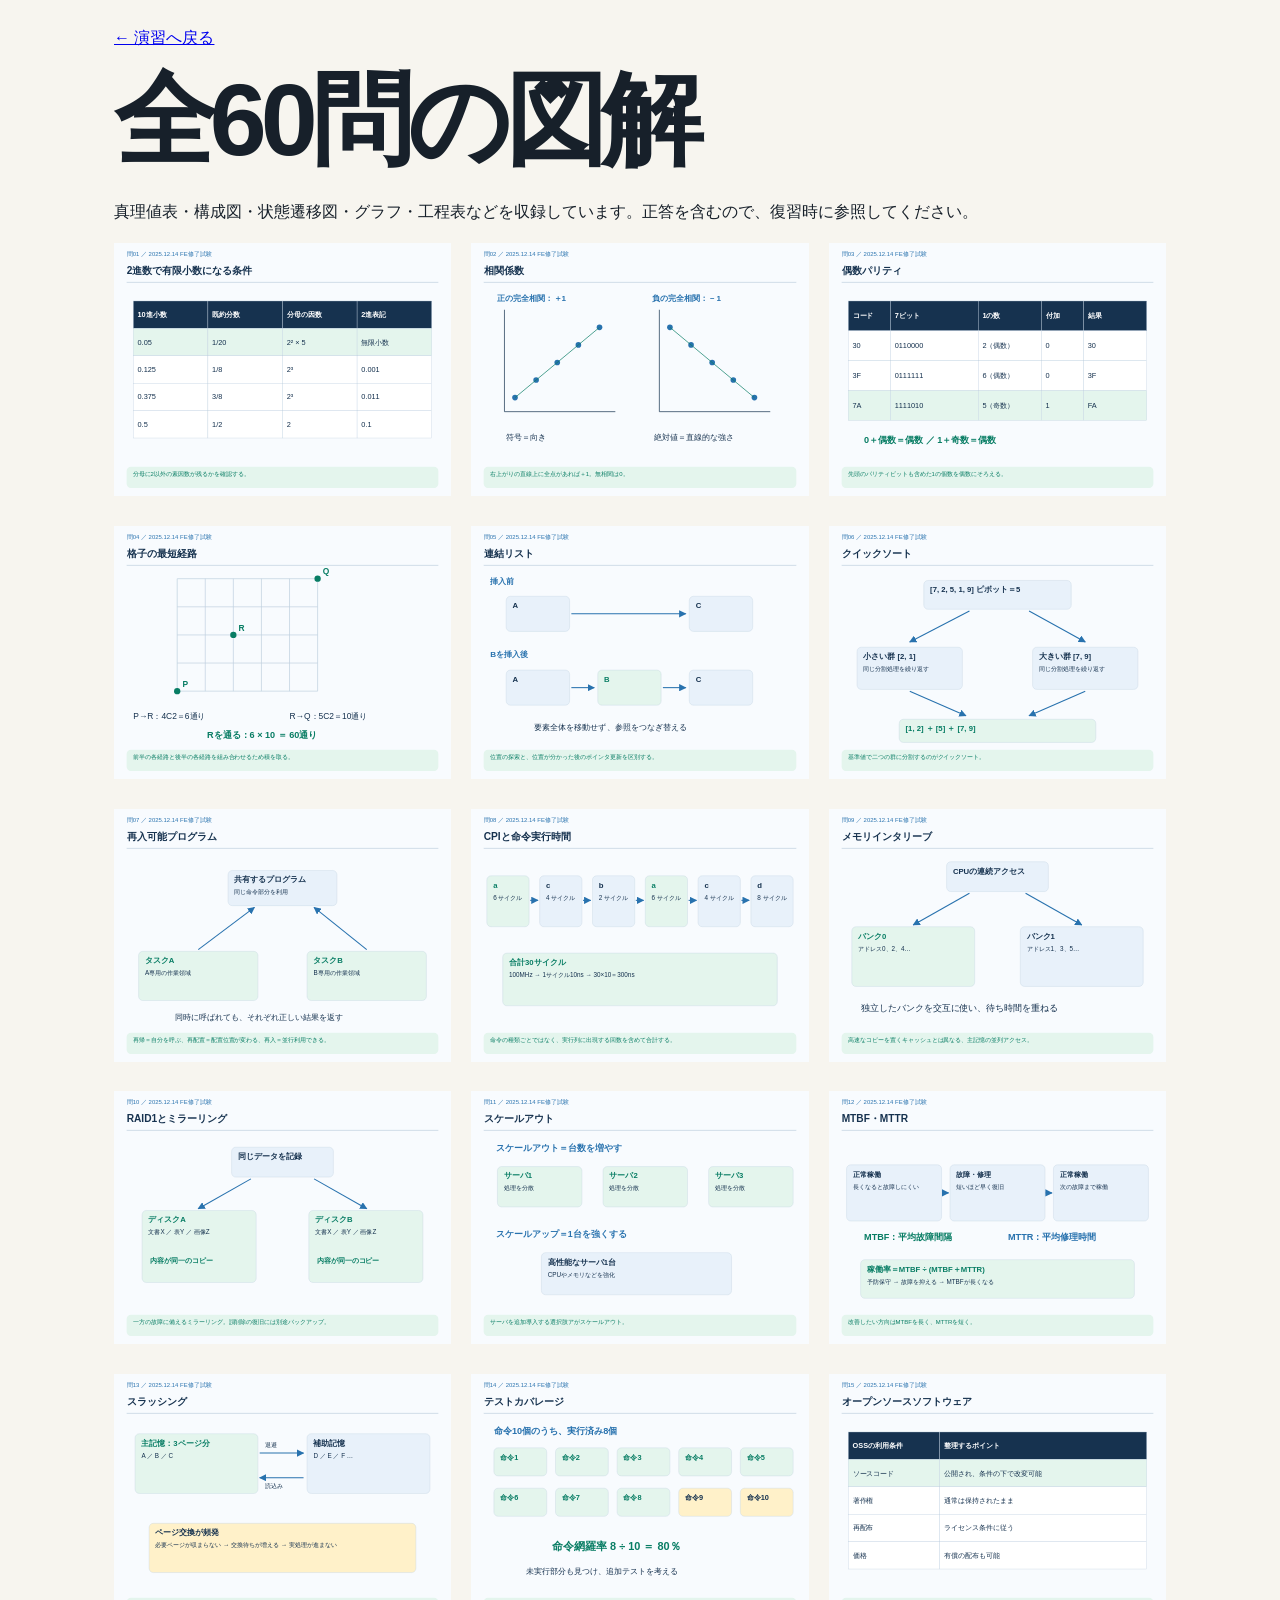
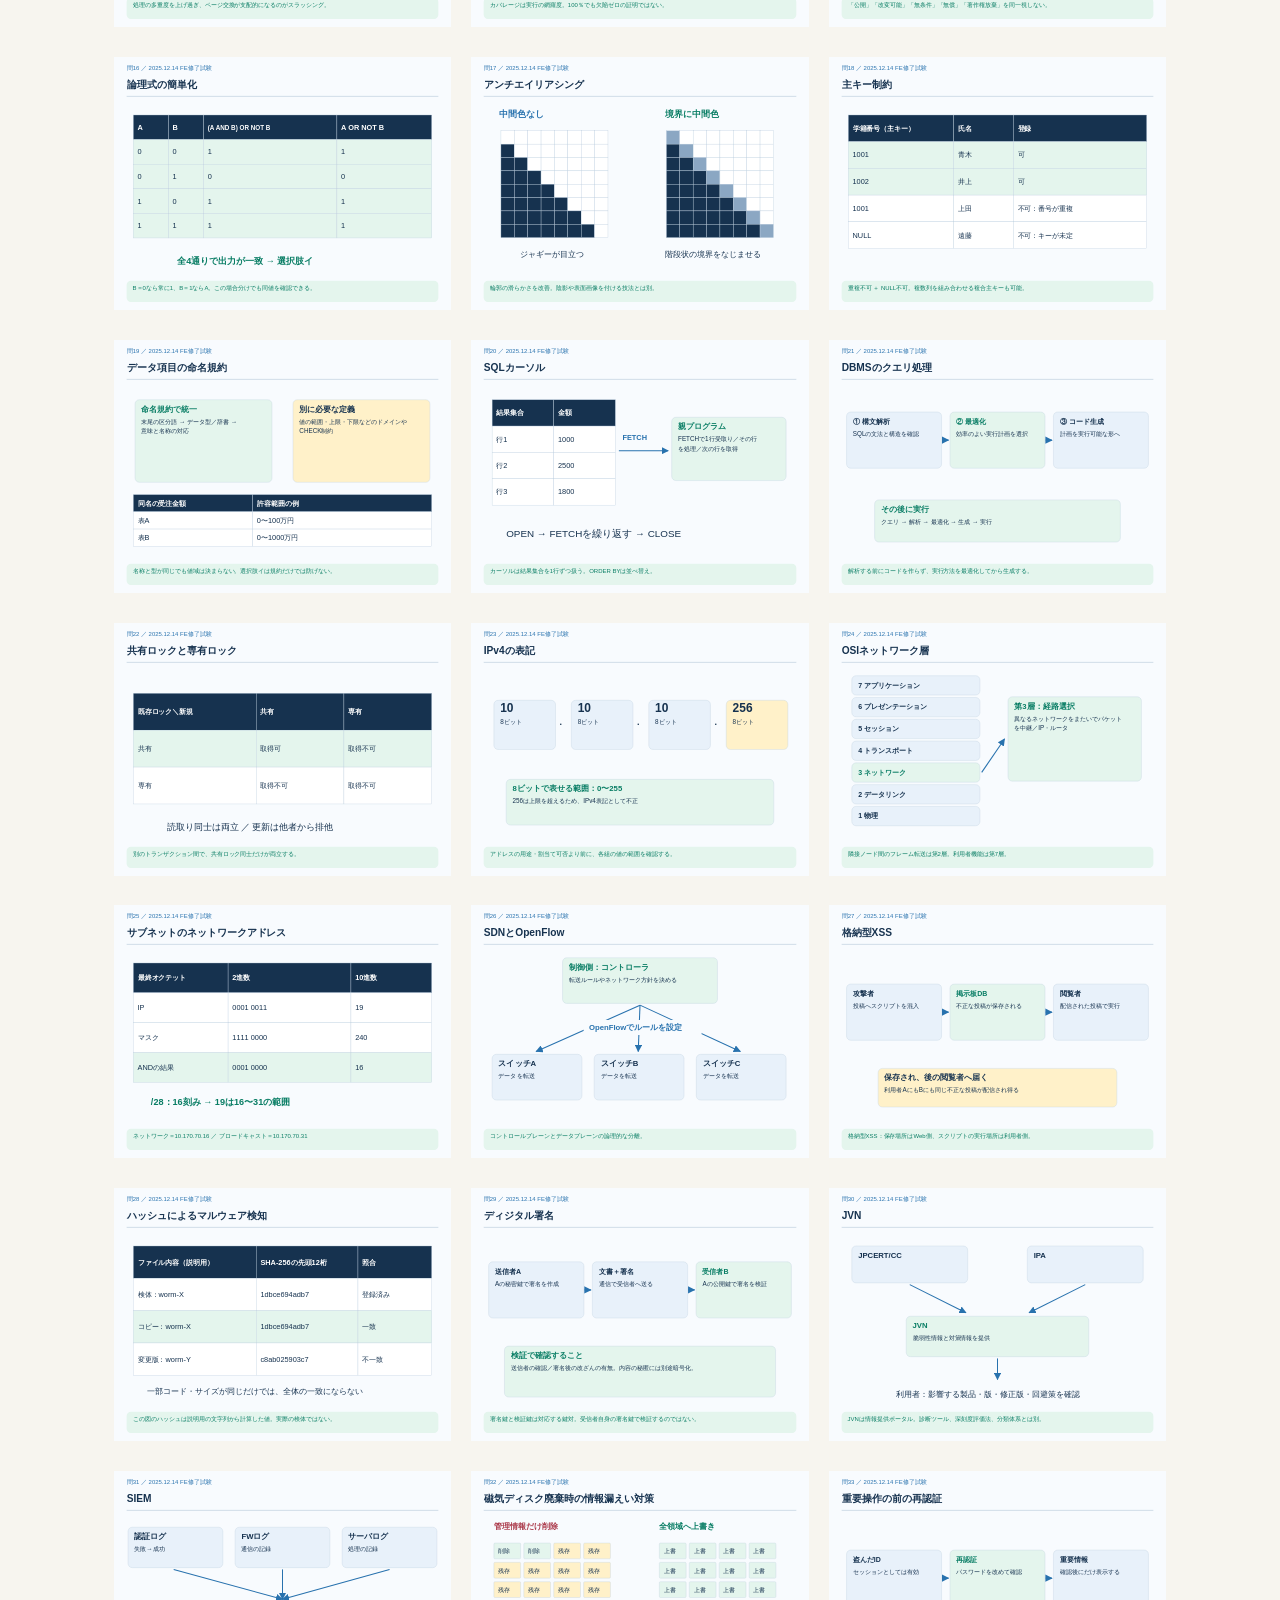
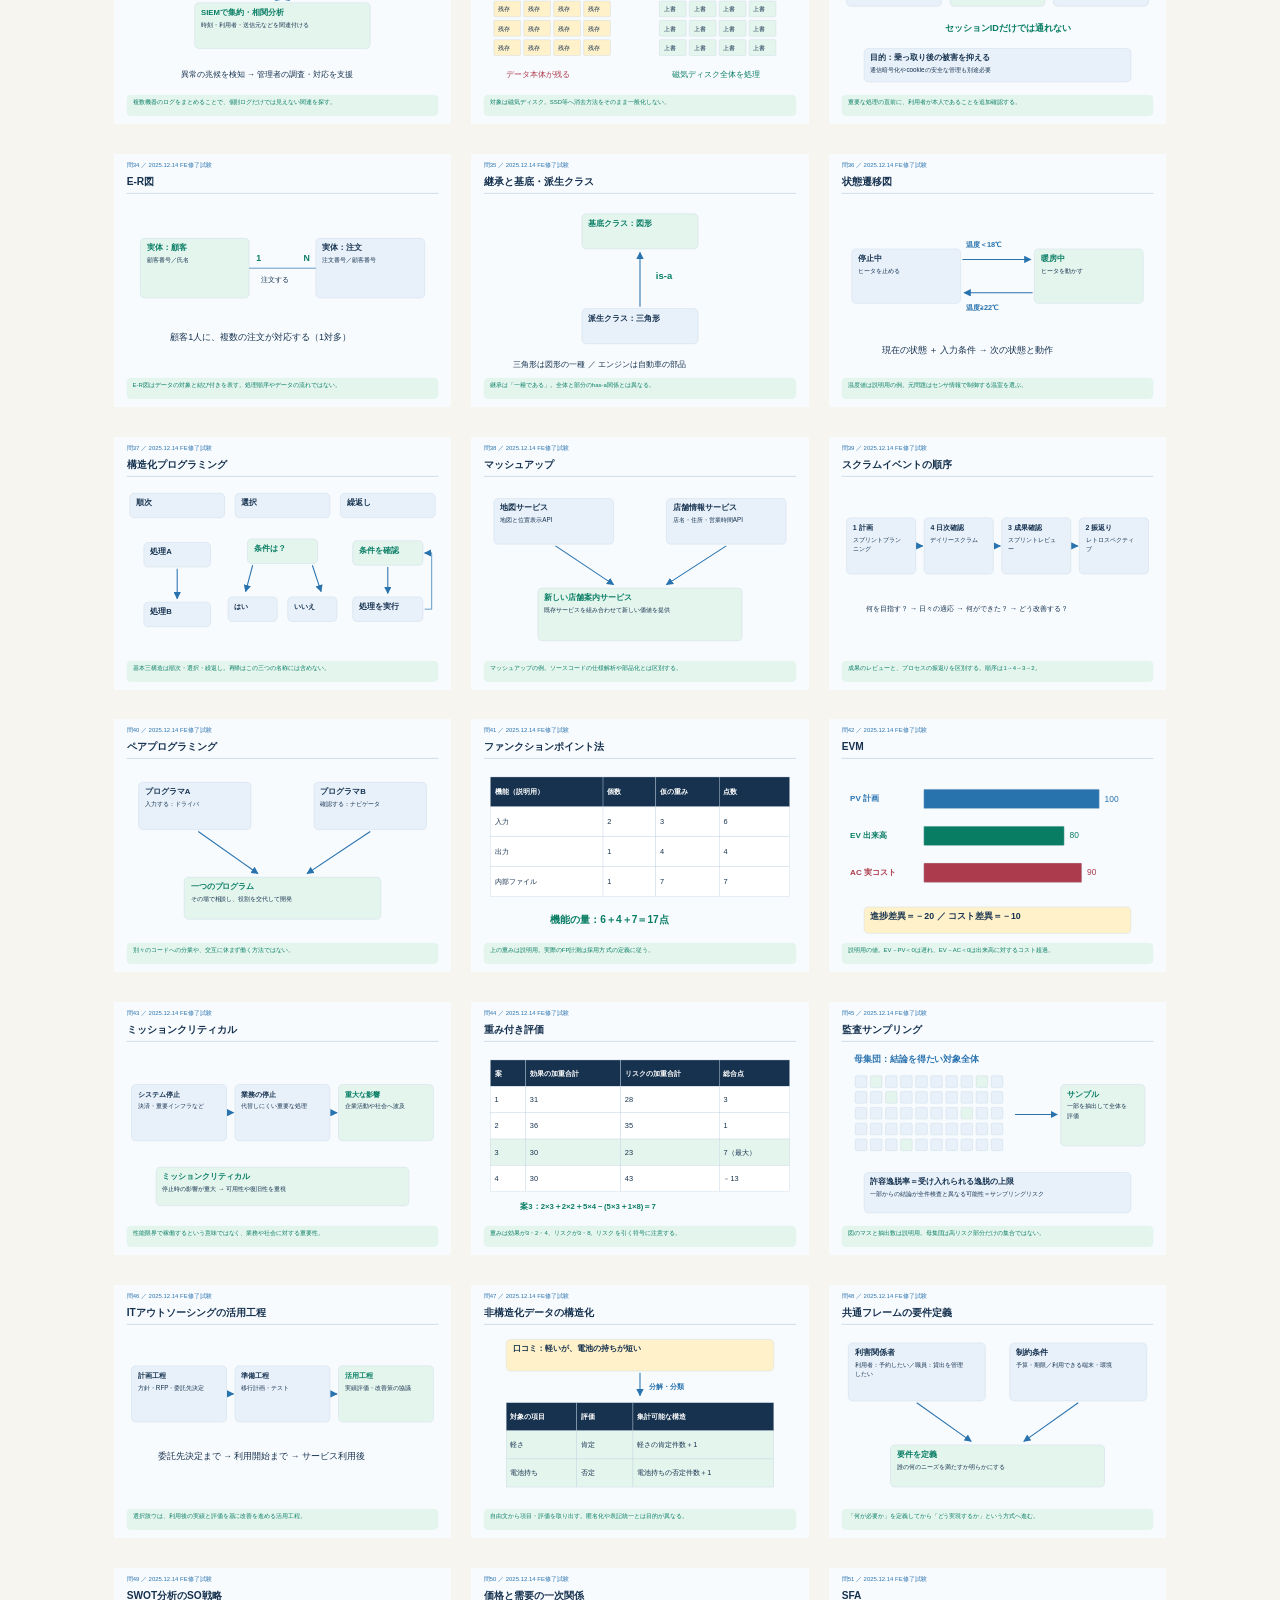
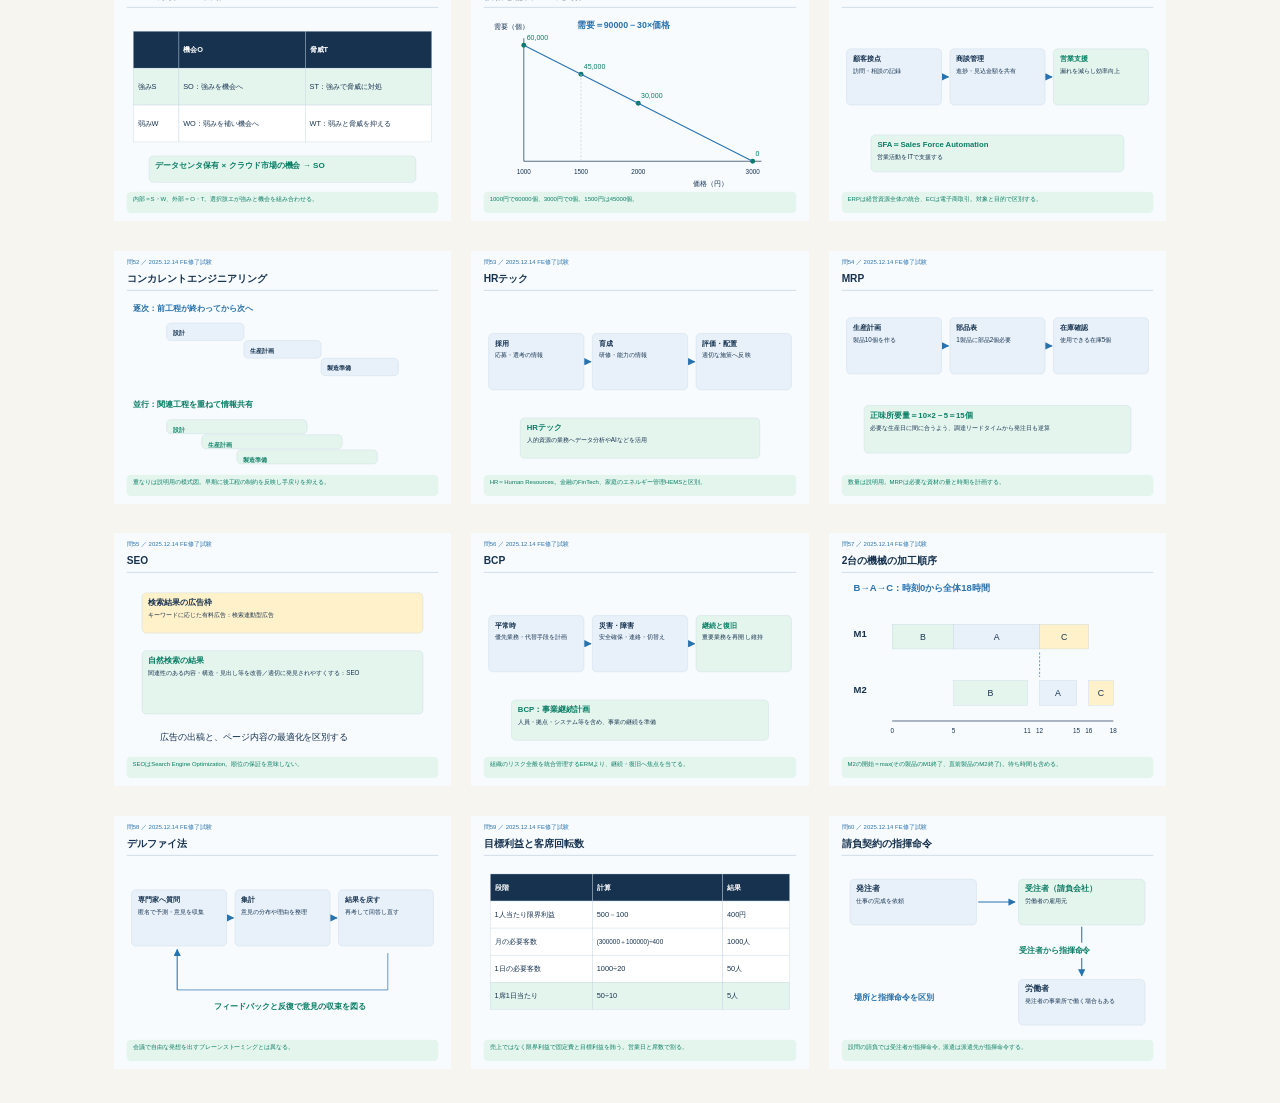
<file: diagram-gallery.html>
<!doctype html><html lang="ja"><meta charset="utf-8"><meta name="viewport" content="width=device-width,initial-scale=1"><link rel="stylesheet" href="styles.css"><style>body{padding:24px}main{max-width:1100px;margin:auto}td,th{padding:10px;border:1px solid #bfd0df}table{width:100%;border-collapse:collapse}.gallery{display:grid;grid-template-columns:repeat(auto-fit,minmax(300px,1fr));gap:20px}figure{margin:0}img{max-width:100%}</style><title>全60問の図解</title><main><a href="index.html">← 演習へ戻る</a><h1>全60問の図解</h1><p>真理値表・構成図・状態遷移図・グラフ・工程表などを収録しています。正答を含むので、復習時に参照してください。</p><div class="gallery"><figure><a href="index.html#q1"><img loading="lazy" src="assets/diagrams/q01.svg" alt="問1 2進数で有限小数になる条件"></a></figure><figure><a href="index.html#q2"><img loading="lazy" src="assets/diagrams/q02.svg" alt="問2 相関係数"></a></figure><figure><a href="index.html#q3"><img loading="lazy" src="assets/diagrams/q03.svg" alt="問3 偶数パリティ"></a></figure><figure><a href="index.html#q4"><img loading="lazy" src="assets/diagrams/q04.svg" alt="問4 格子の最短経路"></a></figure><figure><a href="index.html#q5"><img loading="lazy" src="assets/diagrams/q05.svg" alt="問5 連結リスト"></a></figure><figure><a href="index.html#q6"><img loading="lazy" src="assets/diagrams/q06.svg" alt="問6 クイックソート"></a></figure><figure><a href="index.html#q7"><img loading="lazy" src="assets/diagrams/q07.svg" alt="問7 再入可能プログラム"></a></figure><figure><a href="index.html#q8"><img loading="lazy" src="assets/diagrams/q08.svg" alt="問8 CPIと命令実行時間"></a></figure><figure><a href="index.html#q9"><img loading="lazy" src="assets/diagrams/q09.svg" alt="問9 メモリインタリーブ"></a></figure><figure><a href="index.html#q10"><img loading="lazy" src="assets/diagrams/q10.svg" alt="問10 RAID1とミラーリング"></a></figure><figure><a href="index.html#q11"><img loading="lazy" src="assets/diagrams/q11.svg" alt="問11 スケールアウト"></a></figure><figure><a href="index.html#q12"><img loading="lazy" src="assets/diagrams/q12.svg" alt="問12 MTBF・MTTR"></a></figure><figure><a href="index.html#q13"><img loading="lazy" src="assets/diagrams/q13.svg" alt="問13 スラッシング"></a></figure><figure><a href="index.html#q14"><img loading="lazy" src="assets/diagrams/q14.svg" alt="問14 テストカバレージ"></a></figure><figure><a href="index.html#q15"><img loading="lazy" src="assets/diagrams/q15.svg" alt="問15 オープンソースソフトウェア"></a></figure><figure><a href="index.html#q16"><img loading="lazy" src="assets/diagrams/q16.svg" alt="問16 論理式の簡単化"></a></figure><figure><a href="index.html#q17"><img loading="lazy" src="assets/diagrams/q17.svg" alt="問17 アンチエイリアシング"></a></figure><figure><a href="index.html#q18"><img loading="lazy" src="assets/diagrams/q18.svg" alt="問18 主キー制約"></a></figure><figure><a href="index.html#q19"><img loading="lazy" src="assets/diagrams/q19.svg" alt="問19 データ項目の命名規約"></a></figure><figure><a href="index.html#q20"><img loading="lazy" src="assets/diagrams/q20.svg" alt="問20 SQLカーソル"></a></figure><figure><a href="index.html#q21"><img loading="lazy" src="assets/diagrams/q21.svg" alt="問21 DBMSのクエリ処理"></a></figure><figure><a href="index.html#q22"><img loading="lazy" src="assets/diagrams/q22.svg" alt="問22 共有ロックと専有ロック"></a></figure><figure><a href="index.html#q23"><img loading="lazy" src="assets/diagrams/q23.svg" alt="問23 IPv4の表記"></a></figure><figure><a href="index.html#q24"><img loading="lazy" src="assets/diagrams/q24.svg" alt="問24 OSIネットワーク層"></a></figure><figure><a href="index.html#q25"><img loading="lazy" src="assets/diagrams/q25.svg" alt="問25 サブネットのネットワークアドレス"></a></figure><figure><a href="index.html#q26"><img loading="lazy" src="assets/diagrams/q26.svg" alt="問26 SDNとOpenFlow"></a></figure><figure><a href="index.html#q27"><img loading="lazy" src="assets/diagrams/q27.svg" alt="問27 格納型XSS"></a></figure><figure><a href="index.html#q28"><img loading="lazy" src="assets/diagrams/q28.svg" alt="問28 ハッシュによるマルウェア検知"></a></figure><figure><a href="index.html#q29"><img loading="lazy" src="assets/diagrams/q29.svg" alt="問29 ディジタル署名"></a></figure><figure><a href="index.html#q30"><img loading="lazy" src="assets/diagrams/q30.svg" alt="問30 JVN"></a></figure><figure><a href="index.html#q31"><img loading="lazy" src="assets/diagrams/q31.svg" alt="問31 SIEM"></a></figure><figure><a href="index.html#q32"><img loading="lazy" src="assets/diagrams/q32.svg" alt="問32 磁気ディスク廃棄時の情報漏えい対策"></a></figure><figure><a href="index.html#q33"><img loading="lazy" src="assets/diagrams/q33.svg" alt="問33 重要操作の前の再認証"></a></figure><figure><a href="index.html#q34"><img loading="lazy" src="assets/diagrams/q34.svg" alt="問34 E-R図"></a></figure><figure><a href="index.html#q35"><img loading="lazy" src="assets/diagrams/q35.svg" alt="問35 継承と基底・派生クラス"></a></figure><figure><a href="index.html#q36"><img loading="lazy" src="assets/diagrams/q36.svg" alt="問36 状態遷移図"></a></figure><figure><a href="index.html#q37"><img loading="lazy" src="assets/diagrams/q37.svg" alt="問37 構造化プログラミング"></a></figure><figure><a href="index.html#q38"><img loading="lazy" src="assets/diagrams/q38.svg" alt="問38 マッシュアップ"></a></figure><figure><a href="index.html#q39"><img loading="lazy" src="assets/diagrams/q39.svg" alt="問39 スクラムイベントの順序"></a></figure><figure><a href="index.html#q40"><img loading="lazy" src="assets/diagrams/q40.svg" alt="問40 ペアプログラミング"></a></figure><figure><a href="index.html#q41"><img loading="lazy" src="assets/diagrams/q41.svg" alt="問41 ファンクションポイント法"></a></figure><figure><a href="index.html#q42"><img loading="lazy" src="assets/diagrams/q42.svg" alt="問42 EVM"></a></figure><figure><a href="index.html#q43"><img loading="lazy" src="assets/diagrams/q43.svg" alt="問43 ミッションクリティカル"></a></figure><figure><a href="index.html#q44"><img loading="lazy" src="assets/diagrams/q44.svg" alt="問44 重み付き評価"></a></figure><figure><a href="index.html#q45"><img loading="lazy" src="assets/diagrams/q45.svg" alt="問45 監査サンプリング"></a></figure><figure><a href="index.html#q46"><img loading="lazy" src="assets/diagrams/q46.svg" alt="問46 ITアウトソーシングの活用工程"></a></figure><figure><a href="index.html#q47"><img loading="lazy" src="assets/diagrams/q47.svg" alt="問47 非構造化データの構造化"></a></figure><figure><a href="index.html#q48"><img loading="lazy" src="assets/diagrams/q48.svg" alt="問48 共通フレームの要件定義"></a></figure><figure><a href="index.html#q49"><img loading="lazy" src="assets/diagrams/q49.svg" alt="問49 SWOT分析のSO戦略"></a></figure><figure><a href="index.html#q50"><img loading="lazy" src="assets/diagrams/q50.svg" alt="問50 価格と需要の一次関係"></a></figure><figure><a href="index.html#q51"><img loading="lazy" src="assets/diagrams/q51.svg" alt="問51 SFA"></a></figure><figure><a href="index.html#q52"><img loading="lazy" src="assets/diagrams/q52.svg" alt="問52 コンカレントエンジニアリング"></a></figure><figure><a href="index.html#q53"><img loading="lazy" src="assets/diagrams/q53.svg" alt="問53 HRテック"></a></figure><figure><a href="index.html#q54"><img loading="lazy" src="assets/diagrams/q54.svg" alt="問54 MRP"></a></figure><figure><a href="index.html#q55"><img loading="lazy" src="assets/diagrams/q55.svg" alt="問55 SEO"></a></figure><figure><a href="index.html#q56"><img loading="lazy" src="assets/diagrams/q56.svg" alt="問56 BCP"></a></figure><figure><a href="index.html#q57"><img loading="lazy" src="assets/diagrams/q57.svg" alt="問57 2台の機械の加工順序"></a></figure><figure><a href="index.html#q58"><img loading="lazy" src="assets/diagrams/q58.svg" alt="問58 デルファイ法"></a></figure><figure><a href="index.html#q59"><img loading="lazy" src="assets/diagrams/q59.svg" alt="問59 目標利益と客席回転数"></a></figure><figure><a href="index.html#q60"><img loading="lazy" src="assets/diagrams/q60.svg" alt="問60 請負契約の指揮命令"></a></figure></div></main></html>
</file>
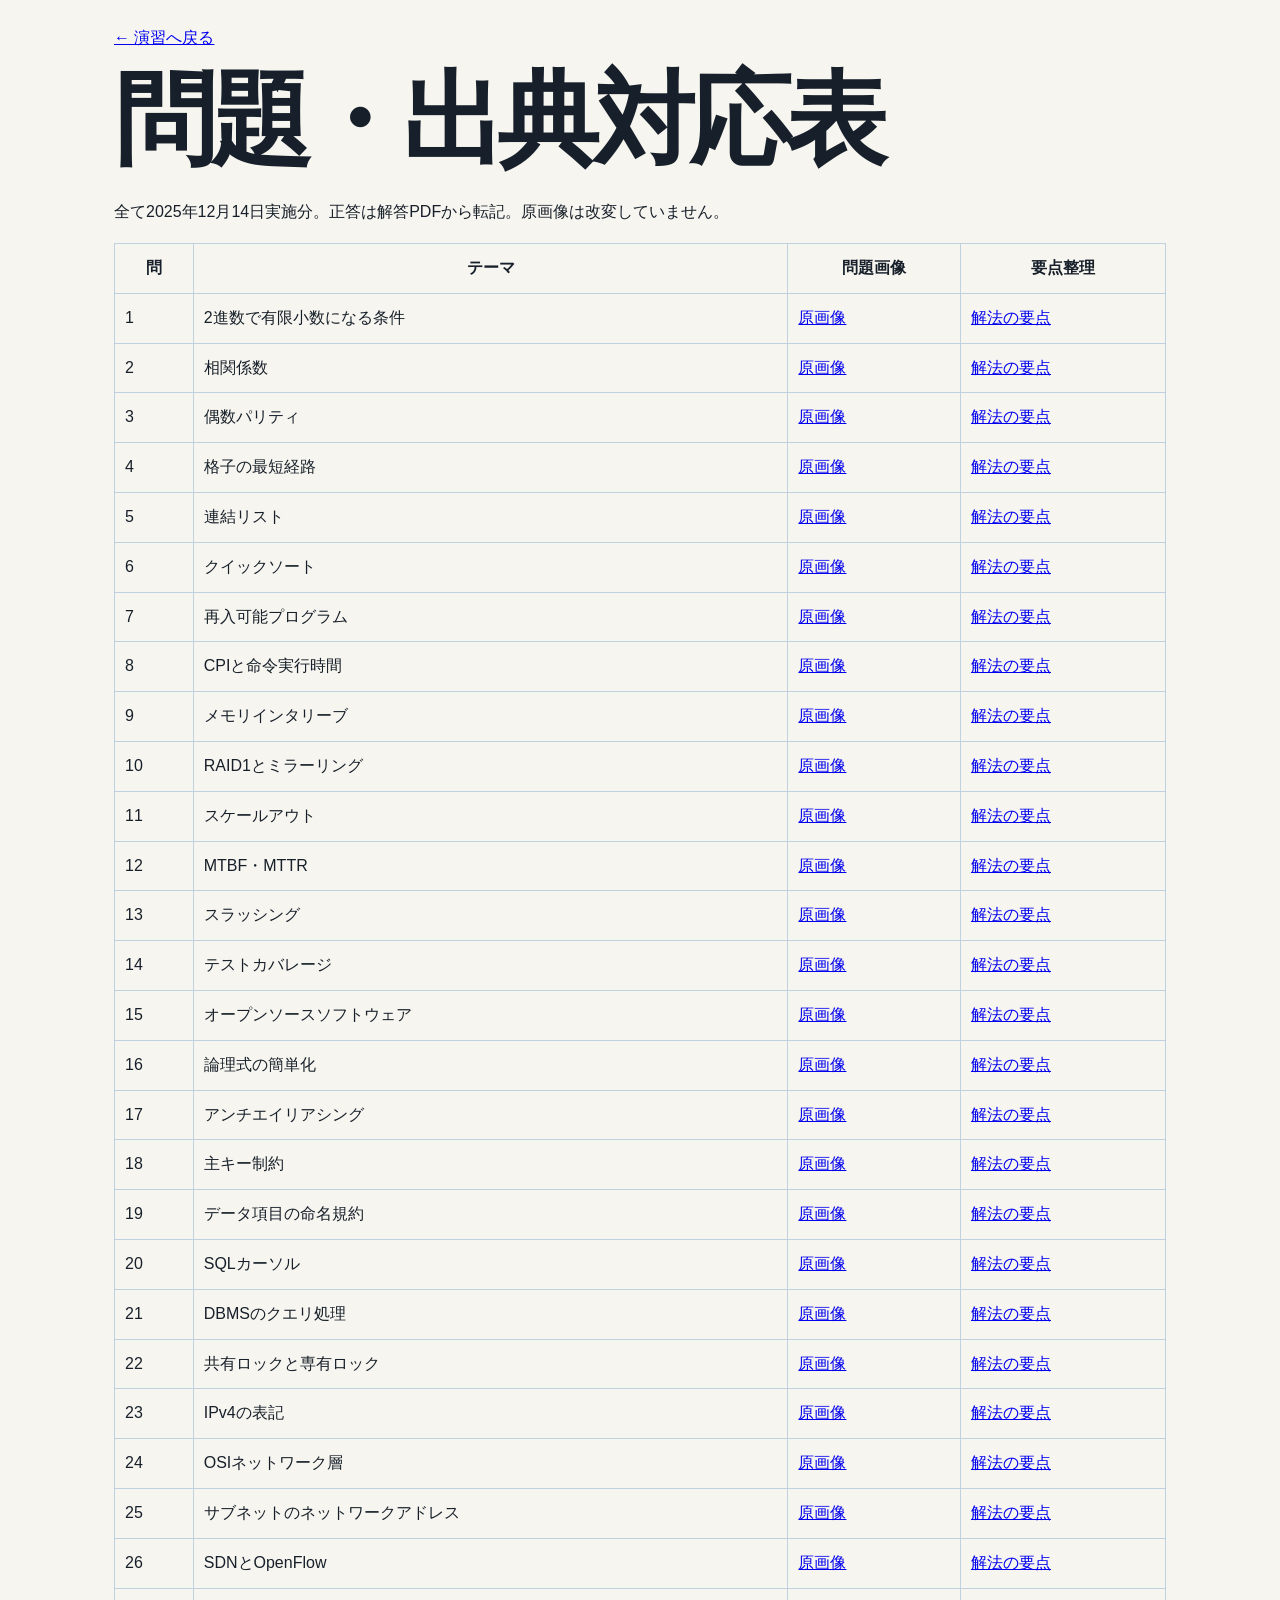
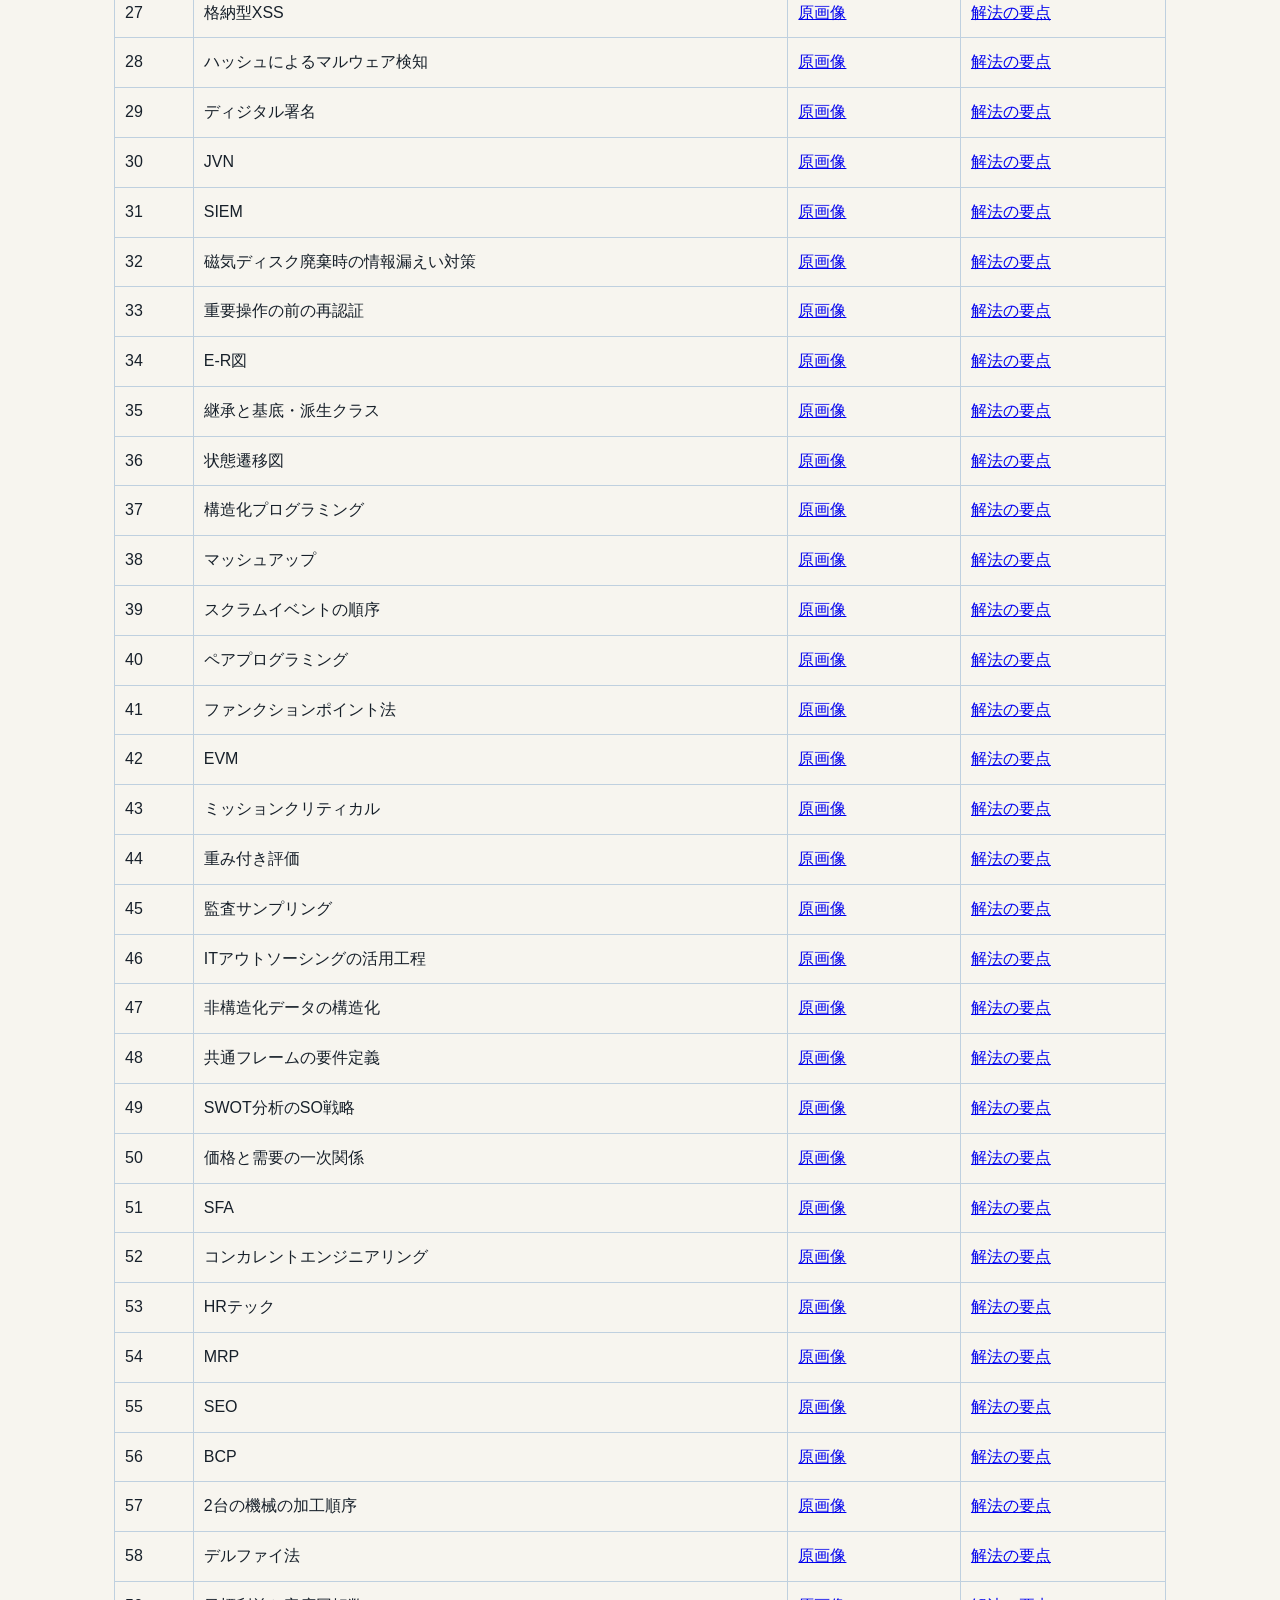
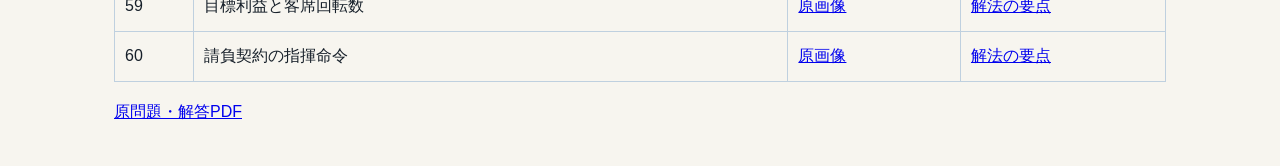
<file: reference-map.html>
<!doctype html><html lang="ja"><meta charset="utf-8"><meta name="viewport" content="width=device-width,initial-scale=1"><link rel="stylesheet" href="styles.css"><style>body{padding:24px}main{max-width:1100px;margin:auto}td,th{padding:10px;border:1px solid #bfd0df}table{width:100%;border-collapse:collapse}.gallery{display:grid;grid-template-columns:repeat(auto-fit,minmax(300px,1fr));gap:20px}figure{margin:0}img{max-width:100%}</style><title>問題・出典対応表</title><main><a href="index.html">← 演習へ戻る</a><h1>問題・出典対応表</h1><p>全て2025年12月14日実施分。正答は解答PDFから転記。原画像は改変していません。</p><table><tr><th>問</th><th>テーマ</th><th>問題画像</th><th>要点整理</th></tr><tr><td>1</td><td>2進数で有限小数になる条件</td><td><a href="assets/questions/q01.png">原画像</a></td><td><a href="assets/diagrams/q01.svg">解法の要点</a></td></tr><tr><td>2</td><td>相関係数</td><td><a href="assets/questions/q02.png">原画像</a></td><td><a href="assets/diagrams/q02.svg">解法の要点</a></td></tr><tr><td>3</td><td>偶数パリティ</td><td><a href="assets/questions/q03.png">原画像</a></td><td><a href="assets/diagrams/q03.svg">解法の要点</a></td></tr><tr><td>4</td><td>格子の最短経路</td><td><a href="assets/questions/q04.png">原画像</a></td><td><a href="assets/diagrams/q04.svg">解法の要点</a></td></tr><tr><td>5</td><td>連結リスト</td><td><a href="assets/questions/q05.png">原画像</a></td><td><a href="assets/diagrams/q05.svg">解法の要点</a></td></tr><tr><td>6</td><td>クイックソート</td><td><a href="assets/questions/q06.png">原画像</a></td><td><a href="assets/diagrams/q06.svg">解法の要点</a></td></tr><tr><td>7</td><td>再入可能プログラム</td><td><a href="assets/questions/q07.png">原画像</a></td><td><a href="assets/diagrams/q07.svg">解法の要点</a></td></tr><tr><td>8</td><td>CPIと命令実行時間</td><td><a href="assets/questions/q08.png">原画像</a></td><td><a href="assets/diagrams/q08.svg">解法の要点</a></td></tr><tr><td>9</td><td>メモリインタリーブ</td><td><a href="assets/questions/q09.png">原画像</a></td><td><a href="assets/diagrams/q09.svg">解法の要点</a></td></tr><tr><td>10</td><td>RAID1とミラーリング</td><td><a href="assets/questions/q10.png">原画像</a></td><td><a href="assets/diagrams/q10.svg">解法の要点</a></td></tr><tr><td>11</td><td>スケールアウト</td><td><a href="assets/questions/q11.png">原画像</a></td><td><a href="assets/diagrams/q11.svg">解法の要点</a></td></tr><tr><td>12</td><td>MTBF・MTTR</td><td><a href="assets/questions/q12.png">原画像</a></td><td><a href="assets/diagrams/q12.svg">解法の要点</a></td></tr><tr><td>13</td><td>スラッシング</td><td><a href="assets/questions/q13.png">原画像</a></td><td><a href="assets/diagrams/q13.svg">解法の要点</a></td></tr><tr><td>14</td><td>テストカバレージ</td><td><a href="assets/questions/q14.png">原画像</a></td><td><a href="assets/diagrams/q14.svg">解法の要点</a></td></tr><tr><td>15</td><td>オープンソースソフトウェア</td><td><a href="assets/questions/q15.png">原画像</a></td><td><a href="assets/diagrams/q15.svg">解法の要点</a></td></tr><tr><td>16</td><td>論理式の簡単化</td><td><a href="assets/questions/q16.png">原画像</a></td><td><a href="assets/diagrams/q16.svg">解法の要点</a></td></tr><tr><td>17</td><td>アンチエイリアシング</td><td><a href="assets/questions/q17.png">原画像</a></td><td><a href="assets/diagrams/q17.svg">解法の要点</a></td></tr><tr><td>18</td><td>主キー制約</td><td><a href="assets/questions/q18.png">原画像</a></td><td><a href="assets/diagrams/q18.svg">解法の要点</a></td></tr><tr><td>19</td><td>データ項目の命名規約</td><td><a href="assets/questions/q19.png">原画像</a></td><td><a href="assets/diagrams/q19.svg">解法の要点</a></td></tr><tr><td>20</td><td>SQLカーソル</td><td><a href="assets/questions/q20.png">原画像</a></td><td><a href="assets/diagrams/q20.svg">解法の要点</a></td></tr><tr><td>21</td><td>DBMSのクエリ処理</td><td><a href="assets/questions/q21.png">原画像</a></td><td><a href="assets/diagrams/q21.svg">解法の要点</a></td></tr><tr><td>22</td><td>共有ロックと専有ロック</td><td><a href="assets/questions/q22.png">原画像</a></td><td><a href="assets/diagrams/q22.svg">解法の要点</a></td></tr><tr><td>23</td><td>IPv4の表記</td><td><a href="assets/questions/q23.png">原画像</a></td><td><a href="assets/diagrams/q23.svg">解法の要点</a></td></tr><tr><td>24</td><td>OSIネットワーク層</td><td><a href="assets/questions/q24.png">原画像</a></td><td><a href="assets/diagrams/q24.svg">解法の要点</a></td></tr><tr><td>25</td><td>サブネットのネットワークアドレス</td><td><a href="assets/questions/q25.png">原画像</a></td><td><a href="assets/diagrams/q25.svg">解法の要点</a></td></tr><tr><td>26</td><td>SDNとOpenFlow</td><td><a href="assets/questions/q26.png">原画像</a></td><td><a href="assets/diagrams/q26.svg">解法の要点</a></td></tr><tr><td>27</td><td>格納型XSS</td><td><a href="assets/questions/q27.png">原画像</a></td><td><a href="assets/diagrams/q27.svg">解法の要点</a></td></tr><tr><td>28</td><td>ハッシュによるマルウェア検知</td><td><a href="assets/questions/q28.png">原画像</a></td><td><a href="assets/diagrams/q28.svg">解法の要点</a></td></tr><tr><td>29</td><td>ディジタル署名</td><td><a href="assets/questions/q29.png">原画像</a></td><td><a href="assets/diagrams/q29.svg">解法の要点</a></td></tr><tr><td>30</td><td>JVN</td><td><a href="assets/questions/q30.png">原画像</a></td><td><a href="assets/diagrams/q30.svg">解法の要点</a></td></tr><tr><td>31</td><td>SIEM</td><td><a href="assets/questions/q31.png">原画像</a></td><td><a href="assets/diagrams/q31.svg">解法の要点</a></td></tr><tr><td>32</td><td>磁気ディスク廃棄時の情報漏えい対策</td><td><a href="assets/questions/q32.png">原画像</a></td><td><a href="assets/diagrams/q32.svg">解法の要点</a></td></tr><tr><td>33</td><td>重要操作の前の再認証</td><td><a href="assets/questions/q33.png">原画像</a></td><td><a href="assets/diagrams/q33.svg">解法の要点</a></td></tr><tr><td>34</td><td>E-R図</td><td><a href="assets/questions/q34.png">原画像</a></td><td><a href="assets/diagrams/q34.svg">解法の要点</a></td></tr><tr><td>35</td><td>継承と基底・派生クラス</td><td><a href="assets/questions/q35.png">原画像</a></td><td><a href="assets/diagrams/q35.svg">解法の要点</a></td></tr><tr><td>36</td><td>状態遷移図</td><td><a href="assets/questions/q36.png">原画像</a></td><td><a href="assets/diagrams/q36.svg">解法の要点</a></td></tr><tr><td>37</td><td>構造化プログラミング</td><td><a href="assets/questions/q37.png">原画像</a></td><td><a href="assets/diagrams/q37.svg">解法の要点</a></td></tr><tr><td>38</td><td>マッシュアップ</td><td><a href="assets/questions/q38.png">原画像</a></td><td><a href="assets/diagrams/q38.svg">解法の要点</a></td></tr><tr><td>39</td><td>スクラムイベントの順序</td><td><a href="assets/questions/q39.png">原画像</a></td><td><a href="assets/diagrams/q39.svg">解法の要点</a></td></tr><tr><td>40</td><td>ペアプログラミング</td><td><a href="assets/questions/q40.png">原画像</a></td><td><a href="assets/diagrams/q40.svg">解法の要点</a></td></tr><tr><td>41</td><td>ファンクションポイント法</td><td><a href="assets/questions/q41.png">原画像</a></td><td><a href="assets/diagrams/q41.svg">解法の要点</a></td></tr><tr><td>42</td><td>EVM</td><td><a href="assets/questions/q42.png">原画像</a></td><td><a href="assets/diagrams/q42.svg">解法の要点</a></td></tr><tr><td>43</td><td>ミッションクリティカル</td><td><a href="assets/questions/q43.png">原画像</a></td><td><a href="assets/diagrams/q43.svg">解法の要点</a></td></tr><tr><td>44</td><td>重み付き評価</td><td><a href="assets/questions/q44.png">原画像</a></td><td><a href="assets/diagrams/q44.svg">解法の要点</a></td></tr><tr><td>45</td><td>監査サンプリング</td><td><a href="assets/questions/q45.png">原画像</a></td><td><a href="assets/diagrams/q45.svg">解法の要点</a></td></tr><tr><td>46</td><td>ITアウトソーシングの活用工程</td><td><a href="assets/questions/q46.png">原画像</a></td><td><a href="assets/diagrams/q46.svg">解法の要点</a></td></tr><tr><td>47</td><td>非構造化データの構造化</td><td><a href="assets/questions/q47.png">原画像</a></td><td><a href="assets/diagrams/q47.svg">解法の要点</a></td></tr><tr><td>48</td><td>共通フレームの要件定義</td><td><a href="assets/questions/q48.png">原画像</a></td><td><a href="assets/diagrams/q48.svg">解法の要点</a></td></tr><tr><td>49</td><td>SWOT分析のSO戦略</td><td><a href="assets/questions/q49.png">原画像</a></td><td><a href="assets/diagrams/q49.svg">解法の要点</a></td></tr><tr><td>50</td><td>価格と需要の一次関係</td><td><a href="assets/questions/q50.png">原画像</a></td><td><a href="assets/diagrams/q50.svg">解法の要点</a></td></tr><tr><td>51</td><td>SFA</td><td><a href="assets/questions/q51.png">原画像</a></td><td><a href="assets/diagrams/q51.svg">解法の要点</a></td></tr><tr><td>52</td><td>コンカレントエンジニアリング</td><td><a href="assets/questions/q52.png">原画像</a></td><td><a href="assets/diagrams/q52.svg">解法の要点</a></td></tr><tr><td>53</td><td>HRテック</td><td><a href="assets/questions/q53.png">原画像</a></td><td><a href="assets/diagrams/q53.svg">解法の要点</a></td></tr><tr><td>54</td><td>MRP</td><td><a href="assets/questions/q54.png">原画像</a></td><td><a href="assets/diagrams/q54.svg">解法の要点</a></td></tr><tr><td>55</td><td>SEO</td><td><a href="assets/questions/q55.png">原画像</a></td><td><a href="assets/diagrams/q55.svg">解法の要点</a></td></tr><tr><td>56</td><td>BCP</td><td><a href="assets/questions/q56.png">原画像</a></td><td><a href="assets/diagrams/q56.svg">解法の要点</a></td></tr><tr><td>57</td><td>2台の機械の加工順序</td><td><a href="assets/questions/q57.png">原画像</a></td><td><a href="assets/diagrams/q57.svg">解法の要点</a></td></tr><tr><td>58</td><td>デルファイ法</td><td><a href="assets/questions/q58.png">原画像</a></td><td><a href="assets/diagrams/q58.svg">解法の要点</a></td></tr><tr><td>59</td><td>目標利益と客席回転数</td><td><a href="assets/questions/q59.png">原画像</a></td><td><a href="assets/diagrams/q59.svg">解法の要点</a></td></tr><tr><td>60</td><td>請負契約の指揮命令</td><td><a href="assets/questions/q60.png">原画像</a></td><td><a href="assets/diagrams/q60.svg">解法の要点</a></td></tr></table><p><a href="source-map.html">原問題・解答PDF</a></p></main></html>
</file>
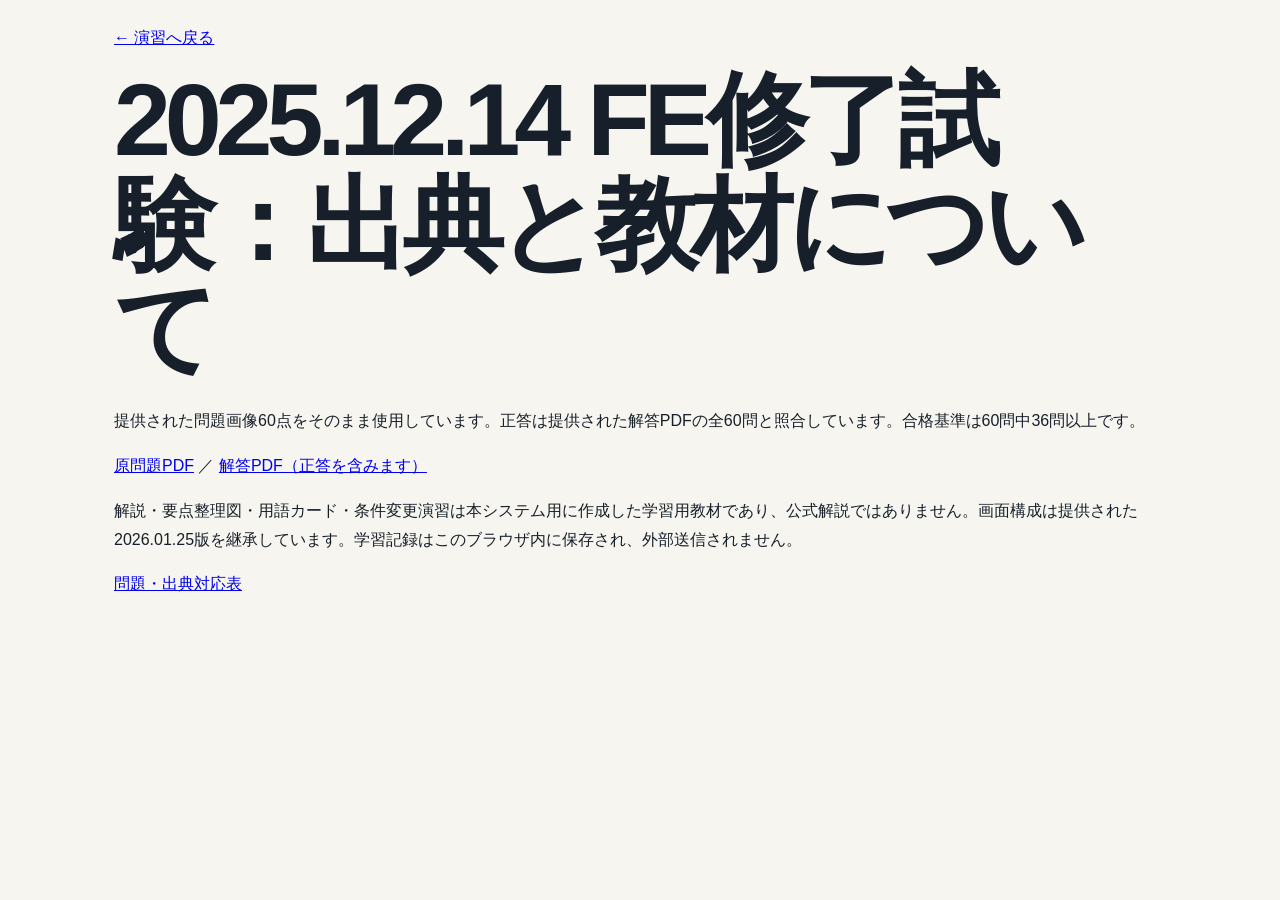
<file: source-map.html>
<!doctype html><html lang="ja"><meta charset="utf-8"><meta name="viewport" content="width=device-width,initial-scale=1"><link rel="stylesheet" href="styles.css"><style>body{padding:24px}main{max-width:1100px;margin:auto}td,th{padding:10px;border:1px solid #bfd0df}table{width:100%;border-collapse:collapse}.gallery{display:grid;grid-template-columns:repeat(auto-fit,minmax(300px,1fr));gap:20px}figure{margin:0}img{max-width:100%}</style><title>出典｜2025.12.14 FE修了試験</title><main><a href="index.html">← 演習へ戻る</a><h1>2025.12.14 FE修了試験：出典と教材について</h1><p>提供された問題画像60点をそのまま使用しています。正答は提供された解答PDFの全60問と照合しています。合格基準は60問中36問以上です。</p><p><a href="assets/sources/tokurei_Mondai_20251214_FE.pdf">原問題PDF</a> ／ <a href="assets/sources/tokurei_ans_20251214_FE.pdf">解答PDF（正答を含みます）</a></p><p>解説・要点整理図・用語カード・条件変更演習は本システム用に作成した学習用教材であり、公式解説ではありません。画面構成は提供された2026.01.25版を継承しています。学習記録はこのブラウザ内に保存され、外部送信されません。</p><a href="reference-map.html">問題・出典対応表</a></main></html>
</file>
<file: styles.css>
:root {
  --ink:#17202a; --muted:#68717d; --paper:#f7f5ef; --card:#fff;
  --navy:#16324f; --blue:#247ba0; --mint:#86c9b9; --coral:#ef6f61;
  --yellow:#f4c95d; --line:#dce1e5; --shadow:0 14px 45px rgba(24,43,58,.10);
}
*{box-sizing:border-box}
html{scroll-behavior:smooth}
body{margin:0;background:var(--paper);color:var(--ink);font-family:"Yu Gothic","Hiragino Kaku Gothic ProN",Meiryo,sans-serif;line-height:1.8}
button,input{font:inherit}
.hero{background:var(--navy);color:#fff;min-height:570px;position:relative;overflow:hidden}
.hero:before,.hero:after{content:"";position:absolute;border-radius:50%;filter:blur(1px)}
.hero:before{width:440px;height:440px;background:var(--coral);right:-140px;top:80px;opacity:.9}
.hero:after{width:250px;height:250px;border:55px solid var(--mint);right:230px;bottom:-170px;opacity:.8}
.topbar{height:76px;max-width:1180px;margin:auto;padding:0 24px;display:flex;align-items:center;justify-content:space-between;position:relative;z-index:2;border-bottom:1px solid rgba(255,255,255,.18)}
.brand{color:#fff;text-decoration:none;font-weight:800;letter-spacing:.04em}.brand span{display:inline-grid;place-items:center;background:var(--yellow);color:var(--navy);width:38px;height:38px;border-radius:50%;margin-right:10px}
.progress-wrap{width:210px;font-size:.76rem}.progress{height:5px;background:#ffffff32;border-radius:9px;margin-top:5px;overflow:hidden}.progress i{display:block;height:100%;width:0;background:var(--yellow);transition:.3s}
.hero-inner{max-width:1180px;margin:auto;padding:85px 24px;position:relative;z-index:1}
.eyebrow,.section-kicker{font-size:.75rem;font-weight:800;letter-spacing:.18em;color:var(--mint)}
h1{font-size:clamp(3rem,8vw,6.7rem);line-height:1.02;margin:.15em 0 .25em;letter-spacing:-.06em}h1 em{font-style:normal;color:var(--yellow)}
.lead{max-width:650px;font-size:1.08rem;color:#dbe4ec}.save-note{max-width:860px;margin:28px 0 0;padding:20px 24px;border:2px solid #f4c95d88;border-left:8px solid var(--yellow);background:#ffffff18;border-radius:12px;color:#fff;font-size:1rem;line-height:1.8;box-shadow:0 12px 35px #081b2c55}.save-note strong{display:block;color:var(--yellow);font-size:1.25rem;letter-spacing:.02em;margin-bottom:3px}.save-note small{display:block;color:#c8d6df;font-size:.78rem;margin-top:6px}
.hero-stats{display:flex;gap:38px;margin-top:45px}.hero-stats div{display:grid}.hero-stats strong{font:800 2.1rem/1 Georgia,serif;color:var(--yellow)}.hero-stats span{font-size:.72rem;color:#b9c9d5;margin-top:7px}
main{max-width:1180px;margin:auto;padding:0 24px}
.toolbar{position:sticky;top:10px;z-index:10;margin:-36px 0 50px;background:#fff;padding:18px;border-radius:16px;box-shadow:var(--shadow);display:flex;gap:12px;align-items:center;flex-wrap:wrap}
.search{display:flex;align-items:center;gap:8px;border:1px solid var(--line);border-radius:10px;padding:8px 12px;flex:1;min-width:250px}.search input{border:0;outline:0;width:100%;background:transparent}
.filters{display:flex;gap:6px;flex-wrap:wrap}.filters button{border:0;background:#edf1f3;color:#4d5964;border-radius:99px;padding:8px 13px;cursor:pointer;font-size:.78rem}.filters button.active{background:var(--navy);color:#fff}
.toggle{font-size:.78rem;white-space:nowrap}.toggle input{accent-color:var(--coral)}
.overview{display:flex;gap:40px;align-items:flex-start;margin-bottom:45px}.overview h2{font-size:2rem;margin:0}.question-map{display:grid;grid-template-columns:repeat(15,1fr);gap:6px;flex:1}
.question-map a{display:grid;place-items:center;aspect-ratio:1;border-radius:7px;text-decoration:none;color:var(--muted);background:#fff;border:1px solid var(--line);font-size:.72rem;font-weight:700}.question-map a.done{background:var(--mint);color:var(--navy);border-color:transparent}.question-map a.hidden-map{opacity:.16}
.questions{display:grid;gap:34px}.question-card{background:var(--card);border-radius:22px;padding:34px;box-shadow:0 4px 22px rgba(30,45,55,.07);scroll-margin-top:100px;border:1px solid transparent}.question-card.done{border-color:var(--mint)}
.card-head{display:flex;align-items:center;gap:18px}.number{font:800 2.4rem/1 Georgia,serif;color:var(--coral);min-width:73px}.heading{flex:1}.meta{font-size:.72rem;color:var(--blue);font-weight:800;letter-spacing:.12em;margin:0}.heading h2{font-size:1.55rem;line-height:1.4;margin:.1em 0}.learn-btn{width:42px;height:42px;border-radius:50%;border:1px solid var(--line);background:#fff;color:#aab1b7;cursor:pointer;font-weight:bold}.done .learn-btn{background:var(--mint);border-color:var(--mint);color:var(--navy)}
.problem-panel{margin:25px 0 18px;border:1px solid var(--line);background:#f7f8f8;border-radius:15px;padding:16px;position:relative}.problem-label{display:flex;align-items:center;gap:10px;margin-bottom:12px}.problem-label span{background:var(--coral);color:#fff;border-radius:5px;padding:3px 10px;font-weight:800;font-size:.75rem}.problem-label small{color:var(--muted);font-weight:700}.problem-panel>img{display:block;width:100%;height:auto;object-fit:contain;object-position:top;background:#fff;border-radius:8px;border:1px solid #e4e6e7}
.answer-strip{margin:25px 0;background:var(--navy);color:#fff;border-radius:12px;padding:14px 18px;display:flex;align-items:center;gap:15px}.answer-strip span{font-size:.74rem;color:#bcd0dc}.answer-strip strong{font-size:1.6rem;color:var(--yellow);line-height:1}.answer-strip p{margin:0;font-weight:700}
.card-grid{display:grid;grid-template-columns:1.15fr .85fr;gap:35px}.explanation h3{font-size:.84rem;letter-spacing:.08em;margin:0 0 7px}.summary{font-weight:700}.reasoning{padding-left:1.4em}.reasoning li{margin:.55em 0}.trap{margin-top:22px;border-left:4px solid var(--coral);padding:10px 16px;background:#fff7f5;border-radius:0 8px 8px 0}.trap p{margin:0;color:#5f5350;font-size:.9rem}
.visual{margin:0;background:#edf5f3;border-radius:16px;padding:20px;min-height:300px;display:flex;flex-direction:column;justify-content:center}.visual figcaption{text-align:center;color:var(--muted);font-size:.76rem;margin-top:10px}
.diagram{display:block;min-height:220px;width:100%;position:relative}.v-box{background:#fff;border:2px solid var(--navy);padding:13px;border-radius:10px;text-align:center;font-size:.78rem;font-weight:800;box-shadow:4px 4px 0 var(--mint)}.v-box.focus{background:var(--yellow)}.v-box.danger{box-shadow:4px 4px 0 var(--coral)}.v-arrow{display:grid;place-items:center;color:var(--coral);min-width:35px}.v-arrow i{font-size:1.7rem;font-style:normal;line-height:1}.v-arrow small{font-size:.62rem;color:var(--muted);white-space:nowrap}.v-flow{height:220px;display:flex;align-items:center;justify-content:center}.v-flow .v-box{max-width:120px}.v-compare{display:grid;grid-template-columns:1fr 32px 1fr;align-items:center;gap:8px;height:220px}.v-compare section{background:#fff5f3;border-top:5px solid var(--coral);border-radius:10px;padding:12px;height:175px}.v-compare section.good{background:#f3fbf8;border-color:var(--mint)}.v-compare h4{margin:0 0 8px;font-size:.82rem}.v-compare p{font-size:.7rem;margin:5px 0;padding:4px;background:#fff;border-radius:4px}.v-compare>b{text-align:center;font:700 .75rem Georgia;color:var(--muted)}.v-formula{height:220px;display:grid;place-content:center;text-align:center}.v-formula strong{font:800 1.2rem/1.5 Consolas,monospace;background:#fff;padding:18px;border-radius:10px;border-bottom:4px solid var(--yellow)}.v-formula span{font-size:.76rem;margin-top:12px;color:var(--muted)}
.v-stack{height:220px;display:flex;flex-direction:column-reverse;justify-content:center;gap:3px}.v-stack div{background:hsl(calc(199 - var(--i)*7) 48% calc(38% + var(--i)*6%));color:#fff;padding:6px 12px;text-align:center;border-radius:4px;font-size:.68rem;font-weight:700}.v-cycle{height:220px;display:grid;grid-template-columns:repeat(2,1fr);gap:12px;align-content:center}.v-cycle div{background:#fff;padding:10px;border-radius:10px;display:flex;align-items:center;gap:8px;font-size:.7rem;font-weight:700;border:1px solid var(--line)}.v-cycle b{display:grid;place-items:center;border-radius:50%;width:25px;height:25px;background:var(--coral);color:#fff}.v-network{height:220px;position:relative}.v-network .hub{position:absolute;left:50%;top:50%;transform:translate(-50%,-50%);background:var(--yellow);z-index:2}.v-network .sat{position:absolute;background:#fff;border:1px solid var(--blue);border-radius:99px;padding:7px 11px;font-size:.68rem}.v-network .sat:after{content:"";position:absolute;width:70px;border-top:2px dashed var(--mint);transform-origin:left}.v-network .s1{top:10px;left:10px}.v-network .s1:after{transform:rotate(35deg);left:80%;top:100%}.v-network .s2{top:10px;right:10px}.v-network .s2:after{transform:rotate(145deg);left:0;top:100%}.v-network .s3{bottom:15px;left:8px}.v-network .s3:after{transform:rotate(-30deg);left:80%;top:0}.v-network .s4{bottom:15px;right:8px}.v-network .s4:after{transform:rotate(210deg);left:0;top:0}
.source-figure{height:220px;position:relative;background:#fff;overflow:hidden;border-radius:10px;border:1px solid var(--line)}.source-figure span{position:absolute;z-index:2;top:8px;left:8px;background:var(--navy);color:#fff;border-radius:99px;padding:3px 10px;font-size:.62rem}.source-figure img{width:100%;height:100%;object-fit:contain}.precision{height:220px;display:grid;align-content:center;gap:22px}.precision div{display:grid;grid-template-columns:70px 1fr 100px;align-items:center;gap:8px;font-size:.7rem}.precision i{height:12px;background:var(--mint);border-radius:9px}.precision i.huge{width:100%;background:var(--navy)}.precision b{font-size:.68rem;color:var(--coral)}.wave{height:220px;text-align:center;font-size:.72rem}.wave svg{width:100%;height:175px}.wave path{fill:none;stroke:var(--navy);stroke-width:5}.wave circle{fill:var(--coral)}.wave line{stroke:var(--mint);stroke-width:2}.wave b{color:var(--coral)}.tree{height:220px;display:grid;place-items:center;position:relative}.tree b,.tree span,.tree i{display:grid;place-items:center;border:2px solid var(--navy);border-radius:50%;background:#fff;font-style:normal}.tree b{width:42px;height:42px;background:var(--yellow)}.tree>div{display:flex;justify-content:space-around;width:80%}.tree span{width:36px;height:36px}.tree i{width:30px;height:30px;font-size:.7rem}.tree small{color:var(--muted)}
.timer-ring{width:165px;height:165px;border:18px solid var(--navy);border-right-color:var(--coral);border-radius:50%;margin:20px auto;position:relative}.timer-ring div{position:absolute;top:-30px;left:64px}.timer-ring span{position:absolute;background:#fff;padding:2px 5px;font-size:.62rem}.timer-ring span:nth-of-type(1){left:-55px;top:65px}.timer-ring span:nth-of-type(2){right:-53px;bottom:22px}.timer-ring i{position:absolute;text-align:center;inset:48px 0;font-size:.65rem;font-style:normal}.timer-ring b{position:absolute;white-space:nowrap;bottom:-42px;left:5px;font-size:.7rem}.stripe{height:220px;display:flex;gap:10px;align-items:center;justify-content:center;position:relative}.stripe>div{display:grid;gap:7px}.stripe b{background:var(--blue);color:#fff;padding:12px;border-radius:5px}.stripe div:nth-child(2) b{background:var(--coral)}.stripe div:nth-child(3) b{background:var(--mint);color:var(--navy)}.stripe span{position:absolute;bottom:8px;font-size:.7rem}.capacity,.dependency,.inherit,.snmp{height:220px;display:flex;align-items:center;justify-content:center;position:relative}.capacity strong,.dependency strong{position:absolute;bottom:10px;font-size:.72rem;color:var(--coral)}.bits{height:220px;display:flex;align-items:center;position:relative}.bits>div{height:85px;display:grid;place-content:center;text-align:center;background:var(--navy);color:#fff;border-right:2px solid #fff;font-size:.7rem}.bits>div+div{background:var(--coral)}.bits strong{display:block;font-size:1.2rem}.bits small{position:absolute;bottom:25px;right:10px}.ears{height:220px;display:flex;align-items:center;justify-content:space-between;text-align:center}.ears>span{font-size:2.5rem}.ears div{font-size:.7rem;border-bottom:3px dotted var(--coral)}.ears b{font-size:3rem}.ears em{position:absolute;bottom:12px;right:20px;font-size:.7rem;color:var(--blue)}.union{height:220px;display:grid;grid-template-columns:1fr 55px 1fr;align-items:center;text-align:center;position:relative}.union>div{display:grid;background:#fff;padding:8px;border-radius:7px}.union span{border-top:1px solid var(--line);font-size:.7rem}.union i{font-size:.68rem}.union strong{position:absolute;bottom:12px;width:100%;font-size:.7rem}.peer{height:220px;display:flex;align-items:center;justify-content:space-between}.peer span{background:#fff;padding:14px;border-radius:10px;font-size:.75rem}.peer b{text-align:center;color:var(--coral);border-bottom:3px dashed var(--mint)}.peer small{color:var(--muted)}.packet{height:220px;display:flex;align-items:center;justify-content:center}.packet span{height:75px;display:grid;place-content:center;text-align:center;background:#fff;border:1px solid var(--blue);padding:6px;font-size:.62rem}.packet .hot{background:var(--yellow)}.packet b{font-size:.62rem}.snmp{flex-wrap:wrap}.snmp .return{position:absolute;bottom:36px;color:var(--coral);font-size:.7rem}.broken{height:220px;display:flex;align-items:center;justify-content:space-between;text-align:center}.broken span{background:#fff;padding:15px;border-radius:10px;font-size:.72rem}.broken b{color:var(--coral);font-size:.68rem}.broken .danger{border:3px solid var(--coral)}.seesaw{height:220px;display:flex;align-items:center;justify-content:center;gap:10px;position:relative}.seesaw span{background:#fff;padding:13px;text-align:center;font-size:.7rem;border-radius:8px}.seesaw i{width:90px;border-top:8px solid var(--navy);transform:rotate(-10deg)}.seesaw strong{position:absolute;bottom:20px;font-size:.7rem}.gate{height:220px;display:grid;grid-template-columns:1fr 1fr 1fr;gap:7px;align-content:center;text-align:center}.gate div{background:#fff;padding:8px;border-radius:7px}.gate b{grid-column:1/-1;background:var(--navy);color:#fff;padding:7px}.gate span{font-size:.65rem;border:1px solid var(--mint);padding:5px}.gate em{grid-column:1/-1;color:var(--coral);font-weight:bold;font-size:.7rem}.escape{height:220px;display:grid;place-content:center;text-align:center;gap:8px}.escape code{background:#fff;padding:9px;color:var(--coral)}.escape b{font-size:.7rem}.escape span{font-size:.65rem}.inherit>div:last-child{display:grid;gap:12px}.services,.components{height:220px;display:grid;grid-template-columns:repeat(2,1fr);gap:10px;align-content:center}.services div,.components span{background:#fff;border-left:5px solid var(--coral);padding:13px;text-align:center;border-radius:6px;font-size:.72rem;font-weight:700}.services span,.components b{font-size:.63rem;text-align:center;color:var(--blue)}.classes{height:220px;display:flex;align-items:center}.classes div{padding:35px 7px;text-align:center;font-size:.68rem}.classes .bad{flex:1;background:#ffe9e5}.classes .good{flex:2;background:#dff4ed;border:3px solid var(--mint)}.backlog{height:220px;display:grid;align-content:center;gap:7px}.backlog span{background:#fff;padding:9px;border-radius:6px;font-size:.68rem}.backlog b{display:inline-grid;place-items:center;width:22px;height:22px;background:var(--coral);color:#fff;border-radius:50%;margin-right:7px}.backlog em{text-align:right;font-size:.65rem}.baseline{height:220px;display:grid;grid-template-columns:repeat(3,1fr);align-content:center;text-align:center;gap:6px}.baseline span{background:#fff;padding:10px;font-size:.66rem}.baseline b,.baseline div{grid-column:1/-1}.baseline b{background:var(--navy);color:#fff;padding:9px}.baseline div{font-size:.7rem}.matrix{height:190px;width:230px;margin:15px auto;display:grid;grid-template-columns:repeat(2,1fr);position:relative}.matrix div{display:grid;place-items:center;background:#dff4ed;border:2px solid #fff}.matrix .hot{background:var(--coral);color:#fff}.matrix b{position:absolute;left:-55px;top:80px;transform:rotate(-90deg);font-size:.65rem}.matrix span{position:absolute;bottom:-25px;right:10px;font-size:.65rem}.venn{height:220px;display:flex;align-items:center;justify-content:center;position:relative}.venn span{width:145px;height:145px;border-radius:50%;display:grid;place-items:center;background:#247ba0aa;color:#fff;font-weight:bold}.venn span+span{margin-left:-35px;background:#ef6f61aa}.venn b{position:absolute;text-align:center;background:var(--yellow);border-radius:50%;padding:16px}.bsc{height:220px;display:grid;grid-template-columns:1fr 1fr;gap:8px;align-content:center}.bsc div{background:#fff;padding:12px;text-align:center;font-size:.7rem;border-radius:7px}.bsc .hot{background:var(--yellow);box-shadow:inset 0 0 0 3px var(--coral)}.cannibal{height:220px;display:flex;align-items:center;justify-content:space-between;position:relative}.cannibal div{background:#fff;padding:15px;border-radius:8px;font-size:.7rem}.cannibal i{font-size:.65rem;color:var(--coral)}.cannibal b{position:absolute;bottom:20px;width:100%;text-align:center;font-size:.68rem}.rpa{height:220px;display:flex;align-items:center;justify-content:space-between;text-align:center}.rpa div{background:#fff;padding:12px;border-radius:7px;width:32%}.rpa span{font-weight:bold}.rpa p{font-size:.62rem}.rpa b{background:var(--yellow);border-radius:50%;padding:20px 8px}.harvest{height:220px;display:grid;grid-template-columns:repeat(3,1fr);gap:8px;align-content:center;text-align:center}.harvest span{background:#fff;padding:9px;border-radius:7px}.harvest b,.harvest em{grid-column:1/-1}.harvest b{background:var(--navy);color:#fff;padding:8px}.harvest em{font-size:.7rem}.source details img{background:#fff}
.source{margin-top:28px;border-top:1px solid var(--line);padding-top:18px}.source summary{cursor:pointer;color:var(--blue);font-size:.85rem;font-weight:700}.source img{width:100%;margin-top:18px;border:1px solid var(--line)}
.empty{text-align:center;padding:70px;color:var(--muted)}
footer{max-width:1180px;margin:80px auto 0;padding:30px 24px 55px;border-top:1px solid #cfd4d7;display:flex;justify-content:space-between;gap:24px;align-items:flex-start;color:var(--muted);font-size:.78rem}footer a{color:var(--blue);white-space:nowrap}.footer-notes{max-width:820px}.footer-notes p{margin:0 0 8px}.source-note{line-height:1.8}.footer-links{display:flex;gap:14px;flex-wrap:wrap;justify-content:flex-end}
@media(max-width:820px){.hero{min-height:520px}.hero:before{opacity:.45}.topbar{height:68px}.progress-wrap{width:120px}.hero-stats{gap:20px}.toolbar{top:5px}.overview{display:block}.question-map{grid-template-columns:repeat(10,1fr);margin-top:18px}.card-grid{grid-template-columns:1fr}.question-card{padding:24px}.visual{min-height:250px}}
@media(max-width:520px){.hero-inner{padding-top:65px}.lead{font-size:.95rem}.hero-stats{justify-content:space-between}.toolbar{margin-top:-25px}.filters{max-height:82px;overflow:auto}.question-map{grid-template-columns:repeat(8,1fr)}.number{font-size:1.8rem;min-width:52px}.heading h2{font-size:1.2rem}.learn-btn{width:36px;height:36px}.answer-strip{align-items:flex-start}.card-head{gap:10px}.question-card{padding:20px 16px}}


/* Adjustments for this question set */
[hidden]{display:none!important}.quick-links{display:flex;flex-wrap:wrap;gap:12px;margin:24px 0}.quick-links a{padding:12px 20px;border:1px solid #fff7;border-radius:10px;color:white;text-decoration:none;font-weight:700}.quick-links a:first-child{background:#ffe36d;color:#142c3b;border-color:#ffe36d}button:focus-visible,a:focus-visible,input:focus-visible{outline:3px solid #e66b48;outline-offset:4px}.mini-table{max-width:100%;overflow-x:auto}.mini-table th,.mini-table td{white-space:normal;min-width:65px}.v-box{overflow-wrap:anywhere}.footer-links button{background:transparent;border:1px solid currentColor;border-radius:8px;padding:8px;color:inherit;cursor:pointer}.question-card{scroll-margin-top:20px}.problem-panel img{height:auto}.calc-steps .v-box{font-variant-numeric:tabular-nums}@media(max-width:600px){.v-compare{grid-template-columns:1fr}.card-head h2{font-size:1.2rem}.hero-stats{gap:12px}.quick-links a{padding:10px 13px}.mini-table{font-size:.85rem}}
</file>
